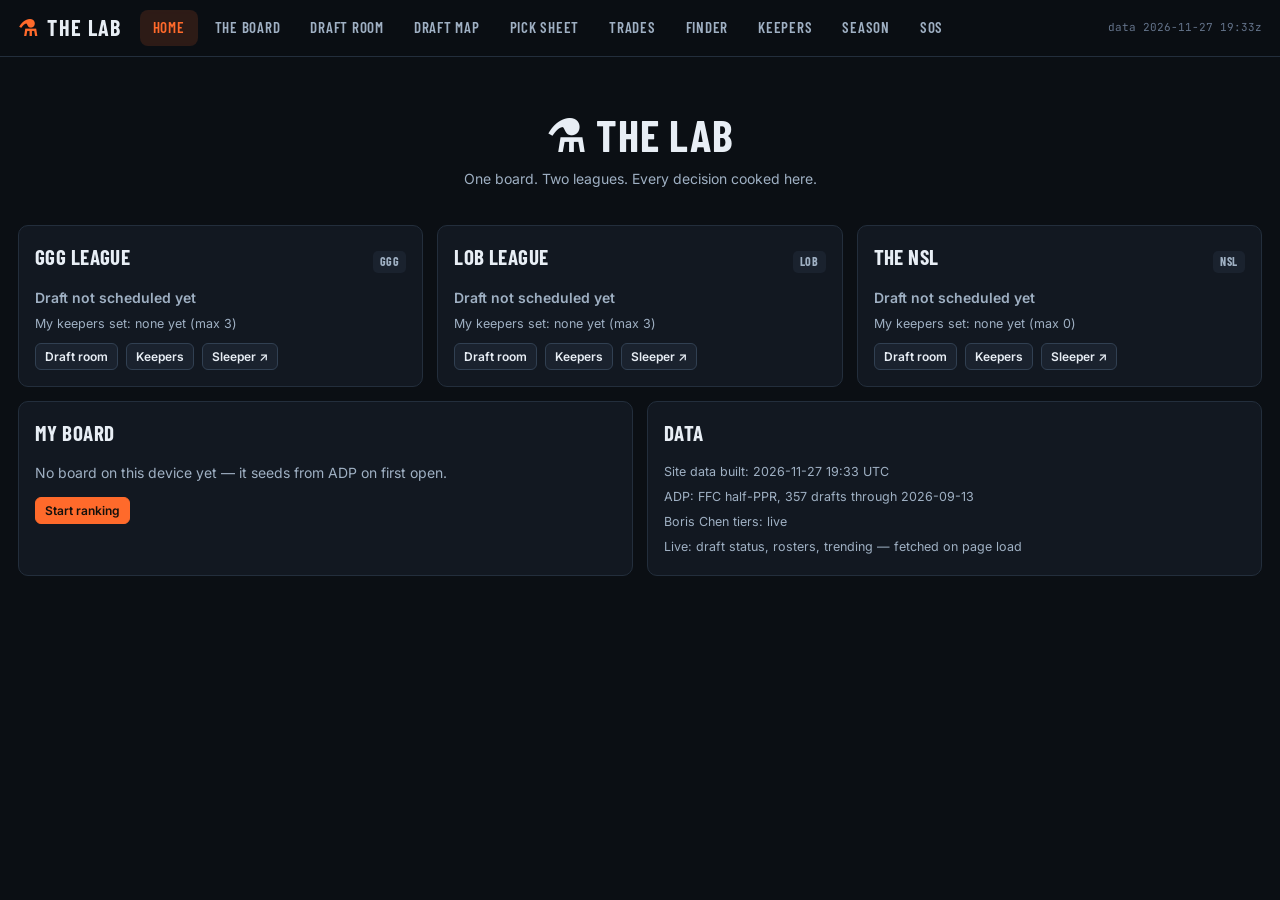
<file: docs/index.html>
<!DOCTYPE html>
<html lang="en">
<head>
<meta charset="utf-8">
<meta name="viewport" content="width=device-width, initial-scale=1">
<title>The Lab — Fantasy War Room</title>
<meta name="description" content="Strubes' fantasy football war room: tiered rankings, live draft room, keeper math, and in-season decisions for GGG + LOB.">
<link rel="preconnect" href="https://fonts.googleapis.com">
<link href="https://fonts.googleapis.com/css2?family=Barlow+Condensed:wght@600;700&family=Inter:wght@400;600;700&family=JetBrains+Mono:wght@400;600&display=swap" rel="stylesheet">
<link rel="stylesheet" href="css/lab.css?v=93">
<link rel="icon" type="image/svg+xml" href="favicon.svg?v=93">
</head>
<body>
<div class="page">
  <div style="text-align:center;padding:26px 0 8px">
    <h1 style="font-size:44px">⚗ The Lab</h1>
    <p class="dim" style="margin-top:2px">One board. Two leagues. Every decision cooked here.</p>
  </div>
  <div class="count-row" id="countdowns"></div>
  <div id="alerts" style="margin-top:14px"></div>
  <div class="row" style="margin-top:14px" id="leagueCards"></div>
  <div class="row" style="margin-top:14px" id="statusRow"></div>
</div>
<script src="js/core.js?v=93"></script>
<script src="js/home.js?v=93"></script>
</body>
</html>
</file>
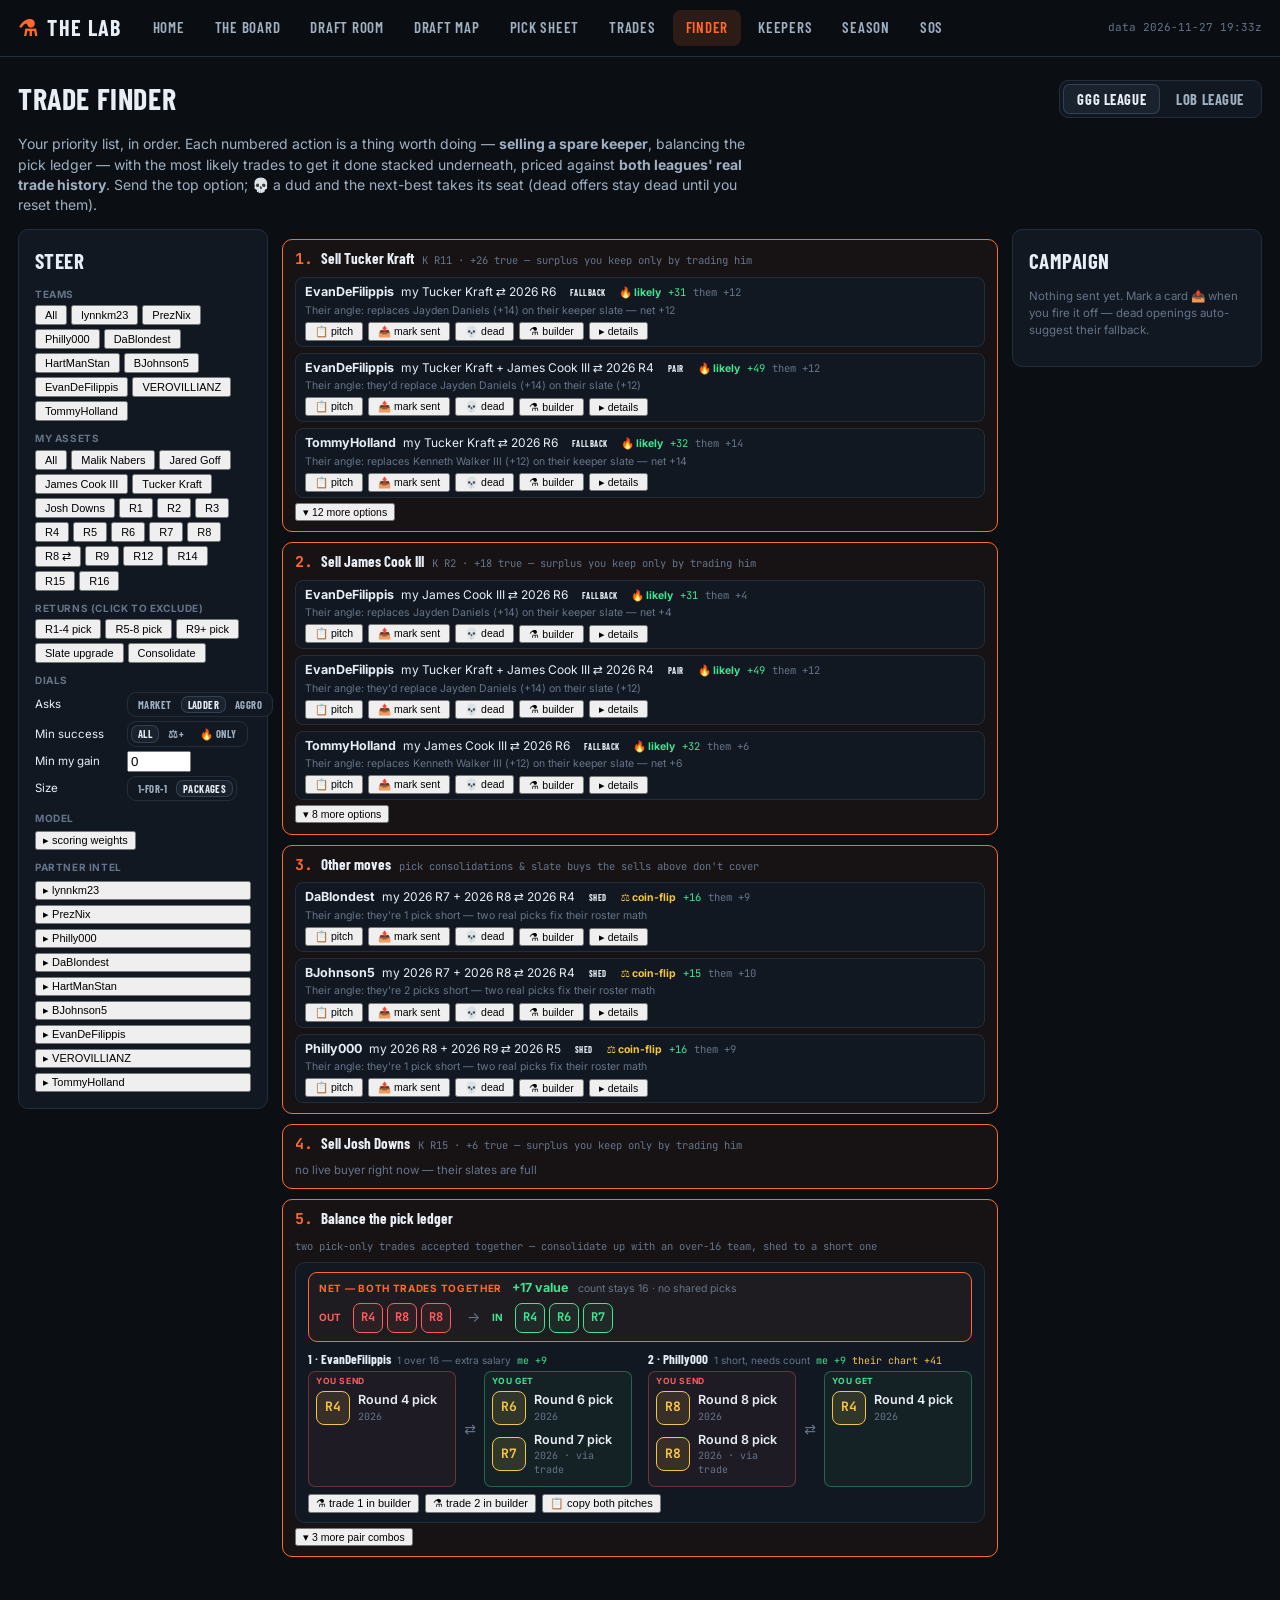
<file: docs/finder.html>
<!DOCTYPE html>
<html lang="en">
<head>
<meta charset="utf-8">
<meta name="viewport" content="width=device-width, initial-scale=1">
<title>Trade Finder — The Lab</title>
<link rel="preconnect" href="https://fonts.googleapis.com">
<link href="https://fonts.googleapis.com/css2?family=Barlow+Condensed:wght@600;700&family=Inter:wght@400;600;700&family=JetBrains+Mono:wght@400;600&display=swap" rel="stylesheet">
<link rel="stylesheet" href="css/lab.css?v=93">
<link rel="icon" type="image/svg+xml" href="favicon.svg?v=93">
</head>
<body>
<div class="page">
  <div class="flex" style="justify-content:space-between;flex-wrap:wrap;gap:10px">
    <h1>Trade Finder</h1>
    <div class="seg" id="leagueTabs"></div>
  </div>
  <p class="dim" style="max-width:740px">Your priority list, in order. Each numbered action is a thing worth doing — <b>selling a spare keeper</b>, balancing the pick ledger — with the most likely trades to get it done stacked underneath, priced against <b>both leagues' real trade history</b>. Send the top option; 💀 a dud and the next-best takes its seat (dead offers stay dead until you reset them).</p>
  <div id="root"></div>
</div>
<script src="js/core.js?v=93"></script>
<script src="js/tradecore.js?v=93"></script>
<script src="js/finder.js?v=93"></script>
</body>
</html>
</file>
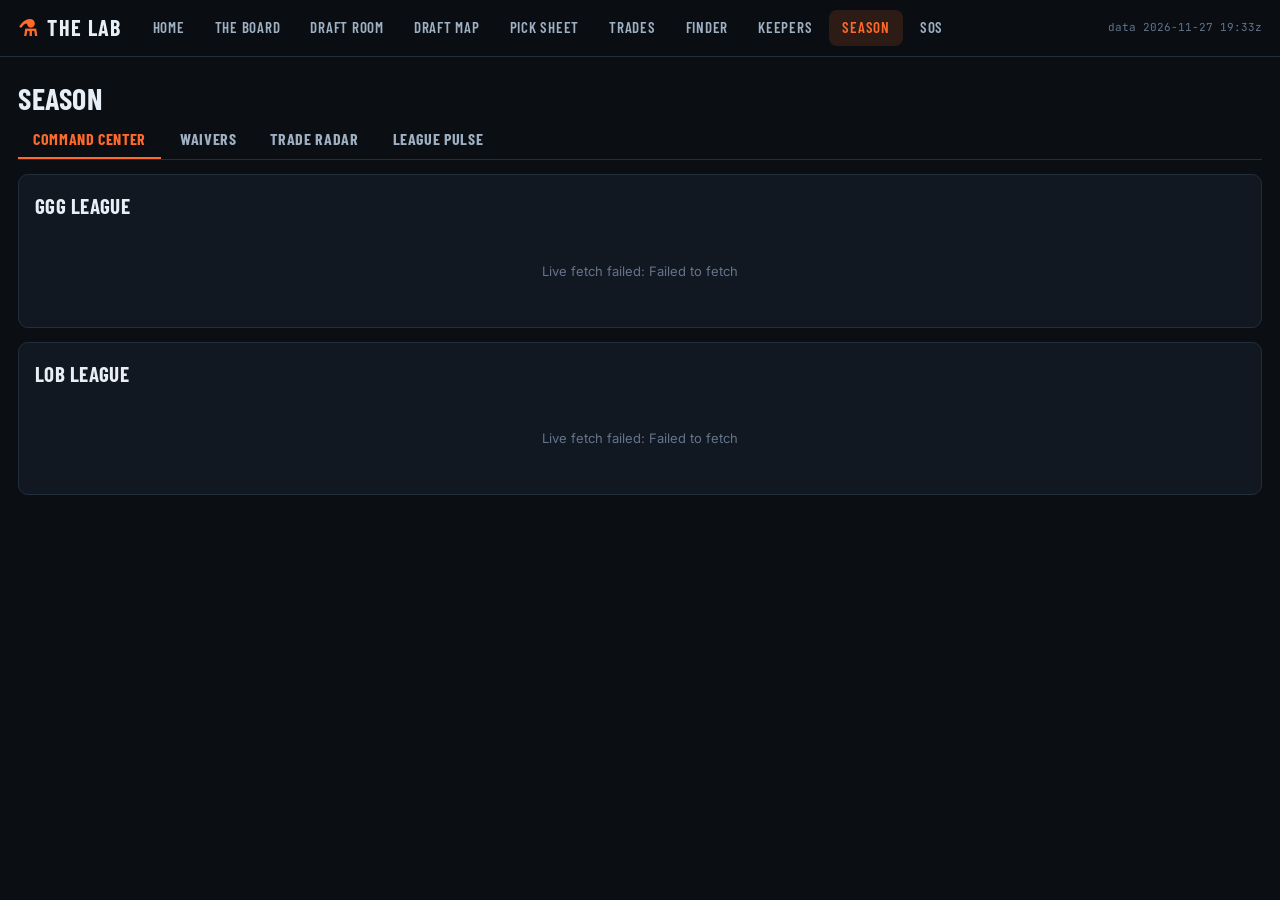
<file: docs/season.html>
<!DOCTYPE html>
<html lang="en">
<head>
<meta charset="utf-8">
<meta name="viewport" content="width=device-width, initial-scale=1">
<title>Season — The Lab</title>
<link rel="preconnect" href="https://fonts.googleapis.com">
<link href="https://fonts.googleapis.com/css2?family=Barlow+Condensed:wght@600;700&family=Inter:wght@400;600;700&family=JetBrains+Mono:wght@400;600&display=swap" rel="stylesheet">
<link rel="stylesheet" href="css/lab.css?v=93">
<link rel="icon" type="image/svg+xml" href="favicon.svg?v=93">
</head>
<body>
<div class="page">
  <h1>Season</h1>
  <div class="tabbar" id="tabs">
    <button data-t="command" class="active">Command Center</button>
    <button data-t="waivers">Waivers</button>
    <button data-t="trades">Trade Radar</button>
    <button data-t="pulse">League Pulse</button>
  </div>
  <div id="root"><div class="empty">Loading…</div></div>
</div>
<script src="js/core.js?v=93"></script>
<script src="js/season.js?v=93"></script>
</body>
</html>
</file>
<file: docs/css/lab.css>
/* THE LAB — war-room dark design system */
:root {
  --bg: #0b0f14;
  --surface: #121821;
  --raised: #1a222e;
  --hover: #202a38;
  --border: #232e3c;
  --border-strong: #314052;
  --ink: #e8eef5;
  --ink-2: #9fb0c3;
  --ink-3: #64748b;
  --accent: #ff6a2b;
  --accent-soft: rgba(255, 106, 43, 0.14);
  --good: #46d68c;
  --warn: #f5c542;
  --bad: #f26d6d;
  --qb: #e05c66;
  --rb: #1fa385;
  --wr: #4b93ea;
  --te: #c17e1c;
  --def: #9a75e6;
  --sos-easy: #ff8a4d;
  --sos-hard: #1fa385;
  --radius: 10px;
  --font-display: 'Barlow Condensed', 'Arial Narrow', sans-serif;
  --font-body: 'Inter', system-ui, -apple-system, sans-serif;
  --font-mono: 'JetBrains Mono', ui-monospace, Consolas, monospace;
}

* { box-sizing: border-box; }
html { -webkit-text-size-adjust: 100%; }
body {
  margin: 0;
  background: var(--bg);
  color: var(--ink);
  font-family: var(--font-body);
  font-size: 14px;
  line-height: 1.45;
}
a { color: var(--accent); text-decoration: none; }
a:hover { text-decoration: underline; }
h1, h2, h3 { font-family: var(--font-display); letter-spacing: 0.02em; margin: 0; }
h1 { font-size: 30px; text-transform: uppercase; }
h2 { font-size: 21px; text-transform: uppercase; color: var(--ink); }
h3 { font-size: 16px; color: var(--ink-2); text-transform: uppercase; }

/* ---------- nav ---------- */
.nav {
  display: flex; align-items: center; gap: 4px;
  padding: 10px 18px; border-bottom: 1px solid var(--border);
  background: rgba(11, 15, 20, 0.92); backdrop-filter: blur(8px);
  position: sticky; top: 0; z-index: 50; flex-wrap: wrap;
}
.nav .wordmark {
  font-family: var(--font-display); font-size: 22px; font-weight: 700;
  text-transform: uppercase; letter-spacing: 0.06em; color: var(--ink);
  margin-right: 14px; display: flex; align-items: center; gap: 8px;
}
.nav .wordmark .spark { color: var(--accent); }
.nav a.tab {
  padding: 7px 13px; border-radius: 8px; color: var(--ink-2);
  font-weight: 600; font-size: 13.5px; text-transform: uppercase;
  font-family: var(--font-display); letter-spacing: 0.05em; font-size: 15px;
}
.nav a.tab:hover { color: var(--ink); background: var(--raised); text-decoration: none; }
.nav a.tab.active { color: var(--accent); background: var(--accent-soft); }
.nav .spacer { flex: 1; }
.nav .build-stamp { color: var(--ink-3); font-size: 11px; font-family: var(--font-mono); }

.page { max-width: 1280px; margin: 0 auto; padding: 20px 18px 80px; }
/* Pages built to be scanned, not read: the snake board, the pick columns and
   the scenario comparison all get wider the more room they have, so they take
   the whole window instead of a reading column. */
.page.wide { max-width: none; }

/* ---------- primitives ---------- */
.card {
  background: var(--surface); border: 1px solid var(--border);
  border-radius: var(--radius); padding: 16px;
}
.card.raised { background: var(--raised); }
.card h2 { margin-bottom: 10px; }
.row { display: flex; gap: 14px; flex-wrap: wrap; }
.row > .card { flex: 1; min-width: 280px; }

.btn {
  display: inline-flex; align-items: center; gap: 6px;
  background: var(--raised); color: var(--ink); border: 1px solid var(--border-strong);
  border-radius: 8px; padding: 7px 14px; font-size: 13px; font-weight: 600;
  cursor: pointer; font-family: var(--font-body);
}
.btn:hover { background: var(--hover); }
.btn.primary { background: var(--accent); border-color: var(--accent); color: #14100c; }
.btn.primary:hover { filter: brightness(1.1); }
.btn.small { padding: 4px 9px; font-size: 12px; border-radius: 6px; }
.btn.danger { border-color: var(--bad); color: var(--bad); }
.btn:disabled { opacity: 0.4; cursor: default; }

.seg { display: inline-flex; background: var(--surface); border: 1px solid var(--border); border-radius: 9px; padding: 3px; gap: 2px; }
.seg button {
  border: 0; background: transparent; color: var(--ink-2); padding: 6px 14px;
  border-radius: 7px; cursor: pointer; font-weight: 700; font-size: 13px;
  font-family: var(--font-display); text-transform: uppercase; letter-spacing: 0.04em; font-size: 14.5px;
}
.seg button.active { background: var(--raised); color: var(--ink); box-shadow: inset 0 0 0 1px var(--border-strong); }
.seg button.pos-active-QB.active { color: var(--qb); }
.seg button.pos-active-RB.active { color: var(--rb); }
.seg button.pos-active-WR.active { color: var(--wr); }
.seg button.pos-active-TE.active { color: var(--te); }
.seg button.pos-active-DEF.active { color: var(--def); }

input[type="text"], input[type="search"], select {
  background: var(--surface); border: 1px solid var(--border-strong); color: var(--ink);
  border-radius: 8px; padding: 7px 11px; font-size: 13px; font-family: var(--font-body);
}
input:focus, select:focus { outline: 2px solid var(--accent-soft); border-color: var(--accent); }

.badge {
  display: inline-flex; align-items: center; justify-content: center;
  font-family: var(--font-display); font-weight: 700; font-size: 12px;
  letter-spacing: 0.05em; border-radius: 5px; padding: 2px 7px; text-transform: uppercase;
}
.badge.pos-QB { background: rgba(224,92,102,0.16); color: var(--qb); }
.badge.pos-RB { background: rgba(31,163,133,0.16); color: var(--rb); }
.badge.pos-WR { background: rgba(75,147,234,0.16); color: var(--wr); }
.badge.pos-TE { background: rgba(193,126,28,0.16); color: var(--te); }
.badge.pos-DEF { background: rgba(154,117,230,0.16); color: var(--def); }
.badge.rookie { background: rgba(255,106,43,0.15); color: var(--accent); }
.badge.status { background: rgba(242,109,109,0.14); color: var(--bad); }
.badge.keeper { background: rgba(245,197,66,0.14); color: var(--warn); }
.badge.mine { background: rgba(70,214,140,0.14); color: var(--good); }

.pill { border-radius: 999px; padding: 2px 10px; font-size: 12px; font-weight: 600; }

.muted { color: var(--ink-3); }
.dim { color: var(--ink-2); }
.mono { font-family: var(--font-mono); }
.good { color: var(--good); }
.warn { color: var(--warn); }
.bad { color: var(--bad); }
.accent { color: var(--accent); }
.center { text-align: center; }
.nowrap { white-space: nowrap; }

/* ---------- headshots ---------- */
.headshot {
  width: 34px; height: 34px; border-radius: 50%; object-fit: cover;
  background: var(--raised); border: 1px solid var(--border); flex: none;
}
.headshot.lg { width: 72px; height: 72px; }
.headshot.sm { width: 24px; height: 24px; }
.team-logo { width: 20px; height: 20px; object-fit: contain; flex: none; }

/* ---------- board rows ---------- */
.tier-head {
  display: flex; align-items: center; gap: 10px;
  padding: 7px 12px; margin-top: 10px; border-radius: 8px;
  background: var(--raised); border: 1px solid var(--border-strong);
  font-family: var(--font-display); font-weight: 700; text-transform: uppercase;
  letter-spacing: 0.06em; font-size: 15px; cursor: grab; user-select: none;
}
.tier-head .count { color: var(--ink-3); font-size: 12.5px; font-family: var(--font-body); text-transform: none; letter-spacing: 0; }
.tier-head .t-actions { margin-left: auto; display: flex; gap: 4px; }
.tier-head .collapse-btn, .tier-head .kill-btn {
  background: none; border: 0; color: var(--ink-3); cursor: pointer; font-size: 13px; padding: 2px 6px;
}
.tier-head .collapse-btn:hover, .tier-head .kill-btn:hover { color: var(--ink); }
.tier-head.t1 { border-left: 3px solid var(--accent); }

.prow {
  display: flex; align-items: center; gap: 9px;
  padding: 5px 10px; border-radius: 8px; margin-top: 3px;
  background: var(--surface); border: 1px solid var(--border);
  cursor: grab; user-select: none; position: relative;
}
.prow:hover { background: var(--hover); border-color: var(--border-strong); }
.prow.sortable-ghost { opacity: 0.35; }
.prow.sortable-drag { opacity: 0.9; }
.prow .rank { width: 30px; text-align: right; color: var(--ink-3); font-family: var(--font-mono); font-size: 12.5px; flex: none; }
.prow .pname { font-weight: 600; font-size: 13.5px; white-space: nowrap; overflow: hidden; text-overflow: ellipsis; }
.prow .pmeta { display: flex; align-items: center; gap: 6px; min-width: 0; flex: 1; }
.prow .stats { display: flex; gap: 2px; align-items: center; margin-left: auto; flex: none; }
.prow .stat { width: 52px; text-align: right; font-family: var(--font-mono); font-size: 12px; color: var(--ink-2); flex: none; }
.prow .stat.w40 { width: 40px; }
.prow.drafted { opacity: 0.32; }
.prow.drafted .pname { text-decoration: line-through; }
.prow.mine-pick { box-shadow: inset 0 0 0 1px var(--good); }
.adp-dot { width: 10px; height: 10px; border-radius: 50%; flex: none; }
.note-dot { color: var(--warn); font-size: 11px; cursor: pointer; }
.qa-btn { background: none; border: 0; color: var(--ink-3); cursor: pointer; font-size: 16px; padding: 0 4px; flex: none; }
.qa-btn:hover { color: var(--ink); }

.col-heads {
  display: flex; gap: 9px; align-items: center; padding: 4px 10px 2px;
  color: var(--ink-3); font-size: 10.5px; text-transform: uppercase; letter-spacing: 0.07em;
  position: sticky; top: 54px; background: var(--bg); z-index: 5;
}
.col-heads .stats { display: flex; gap: 2px; margin-left: auto; }
.col-heads .stat { width: 52px; text-align: right; cursor: pointer; }
.col-heads .stat.w40 { width: 40px; }
.col-heads .stat:hover { color: var(--ink); }

/* overall blocks */
.block {
  border: 1px solid var(--border-strong); border-radius: var(--radius);
  margin-top: 12px; background: var(--surface); overflow: hidden;
}
.block .block-head {
  display: flex; align-items: center; gap: 10px; padding: 8px 13px;
  background: var(--raised); cursor: grab; user-select: none;
  font-family: var(--font-display); font-weight: 700; font-size: 16px;
  text-transform: uppercase; letter-spacing: 0.05em;
}
.block .block-head .grip { color: var(--ink-3); }
.block-QB .block-head { box-shadow: inset 3px 0 0 var(--qb); }
.block-RB .block-head { box-shadow: inset 3px 0 0 var(--rb); }
.block-WR .block-head { box-shadow: inset 3px 0 0 var(--wr); }
.block-TE .block-head { box-shadow: inset 3px 0 0 var(--te); }
.block-DEF .block-head { box-shadow: inset 3px 0 0 var(--def); }
.block .block-body { padding: 4px 8px 8px; }
.block.collapsed .block-body { display: none; }
.block.sortable-ghost { opacity: 0.4; }

/* grid view */
.grid-band { display: flex; flex-wrap: wrap; gap: 6px; padding: 10px 12px; border-radius: var(--radius); margin-top: 10px; background: var(--surface); border: 1px solid var(--border); align-items: center; }
.grid-band .band-label { font-family: var(--font-display); font-weight: 700; text-transform: uppercase; font-size: 14px; color: var(--ink-2); width: 100%; letter-spacing: 0.05em; }
.chip {
  display: inline-flex; align-items: center; gap: 6px; padding: 4px 9px 4px 4px;
  border-radius: 999px; background: var(--raised); border: 1px solid var(--border-strong);
  font-size: 12.5px; font-weight: 600; white-space: nowrap;
}
.chip img { width: 24px; height: 24px; border-radius: 50%; }
.chip.pos-QB { box-shadow: inset 0 0 0 1px rgba(224,92,102,0.55); }
.chip.pos-RB { box-shadow: inset 0 0 0 1px rgba(31,163,133,0.55); }
.chip.pos-WR { box-shadow: inset 0 0 0 1px rgba(75,147,234,0.55); }
.chip.pos-TE { box-shadow: inset 0 0 0 1px rgba(193,126,28,0.55); }
.chip.pos-DEF { box-shadow: inset 0 0 0 1px rgba(154,117,230,0.55); }
.chip.drafted { opacity: 0.3; text-decoration: line-through; }

/* ---------- tables ---------- */
table.lab { width: 100%; border-collapse: collapse; font-size: 13px; }
table.lab th {
  text-align: left; color: var(--ink-3); font-size: 10.5px; text-transform: uppercase;
  letter-spacing: 0.07em; padding: 7px 9px; border-bottom: 1px solid var(--border-strong);
  white-space: nowrap;
}
table.lab th.num, table.lab td.num { text-align: right; font-family: var(--font-mono); font-size: 12.5px; }
table.lab td { padding: 7px 9px; border-bottom: 1px solid var(--border); vertical-align: middle; }
table.lab tr:hover td { background: var(--hover); }
table.lab th.sortable { cursor: pointer; }
table.lab th.sortable:hover { color: var(--ink); }

/* ---------- modal / sheet ---------- */
.overlay {
  position: fixed; inset: 0; background: rgba(4, 7, 10, 0.7); z-index: 100;
  display: flex; align-items: center; justify-content: center; padding: 18px;
}
.modal {
  background: var(--surface); border: 1px solid var(--border-strong);
  border-radius: 14px; max-width: 560px; width: 100%; max-height: 88vh;
  overflow-y: auto; padding: 20px;
}
.sheet-actions { display: grid; grid-template-columns: 1fr 1fr; gap: 8px; margin-top: 12px; }
.sheet-actions .btn { justify-content: center; }

.toast-wrap { position: fixed; bottom: 18px; left: 50%; transform: translateX(-50%); z-index: 200; display: flex; flex-direction: column; gap: 8px; align-items: center; }
.toast {
  background: var(--raised); border: 1px solid var(--border-strong); color: var(--ink);
  border-radius: 10px; padding: 10px 18px; font-size: 13px; font-weight: 600;
  box-shadow: 0 6px 24px rgba(0,0,0,0.5); animation: toast-in 0.2s ease;
}
.toast.good { border-color: var(--good); }
.toast.bad { border-color: var(--bad); }
@keyframes toast-in { from { opacity: 0; transform: translateY(8px); } }

/* ---------- stat tiles ---------- */
.tiles { display: grid; grid-template-columns: repeat(auto-fit, minmax(150px, 1fr)); gap: 10px; }
.tile { background: var(--surface); border: 1px solid var(--border); border-radius: var(--radius); padding: 12px 14px; }
.tile .t-label { color: var(--ink-3); font-size: 10.5px; text-transform: uppercase; letter-spacing: 0.08em; font-weight: 700; }
.tile .t-value { font-family: var(--font-display); font-size: 26px; font-weight: 700; margin-top: 2px; }
.tile .t-sub { color: var(--ink-2); font-size: 12px; margin-top: 1px; }

/* ---------- countdowns ---------- */
.count-row { display: flex; gap: 10px; flex-wrap: wrap; }
.countdown { flex: 1; min-width: 160px; text-align: center; padding: 14px 10px; background: var(--surface); border: 1px solid var(--border); border-radius: var(--radius); }
.countdown .c-num { font-family: var(--font-display); font-size: 34px; font-weight: 700; color: var(--accent); line-height: 1; }
.countdown .c-label { color: var(--ink-2); font-size: 12px; margin-top: 5px; }
.countdown .c-date { color: var(--ink-3); font-size: 11px; font-family: var(--font-mono); margin-top: 2px; }

/* ---------- sparkline ---------- */
.spark-svg { width: 100%; height: 44px; }

/* ---------- heatmap ---------- */
.heat-wrap { overflow-x: auto; }
.heat { border-collapse: collapse; font-size: 11.5px; }
.heat th, .heat td { padding: 0; }
.heat th { color: var(--ink-3); font-size: 10px; text-transform: uppercase; padding: 4px 5px; }
.heat td.cell {
  width: 42px; height: 30px; text-align: center; border: 1px solid var(--bg);
  font-family: var(--font-mono); font-size: 10.5px; font-weight: 600; border-radius: 4px;
}
.heat td.team-cell { padding: 3px 8px; font-weight: 700; font-family: var(--font-display); font-size: 13px; white-space: nowrap; }
.heat td.cell.playoff { outline: 2px solid var(--accent); outline-offset: -2px; }
.heat td.cell.bye-cell { background: var(--surface); color: var(--ink-3); }

/* ---------- draft room ---------- */
.draft-layout { display: grid; grid-template-columns: minmax(0, 1fr) 340px; gap: 14px; align-items: start; }
@media (max-width: 980px) { .draft-layout { grid-template-columns: minmax(0, 1fr); } }
.on-clock { border: 1px solid var(--accent); background: var(--accent-soft); border-radius: var(--radius); padding: 10px 14px; display: flex; align-items: center; gap: 12px; flex-wrap: wrap; }
.pick-ticker { display: flex; gap: 8px; overflow-x: auto; padding-bottom: 4px; }
.tick {
  flex: none; background: var(--surface); border: 1px solid var(--border); border-radius: 8px;
  padding: 6px 10px; font-size: 11.5px; min-width: 120px;
}
.tick .t-pick { color: var(--ink-3); font-family: var(--font-mono); font-size: 10px; }
.roster-slot { display: flex; align-items: center; gap: 8px; padding: 4px 8px; border-radius: 7px; background: var(--surface); border: 1px dashed var(--border-strong); margin-top: 4px; min-height: 34px; font-size: 12.5px; }
.roster-slot.filled { border-style: solid; }
.roster-slot .slot-tag { font-family: var(--font-display); font-weight: 700; width: 42px; color: var(--ink-3); font-size: 13px; flex: none; }

.intel-card { background: var(--surface); border: 1px solid var(--border); border-radius: var(--radius); padding: 11px 13px; margin-top: 8px; }
.intel-card .i-name { font-weight: 700; font-size: 14px; display: flex; align-items: center; gap: 8px; }
.intel-card .i-traits { display: flex; flex-wrap: wrap; gap: 5px; margin-top: 7px; }
.trait { background: var(--raised); border: 1px solid var(--border-strong); border-radius: 999px; padding: 2px 9px; font-size: 11px; color: var(--ink-2); }
.trait.hot { border-color: var(--accent); color: var(--accent); }

/* ---------- misc ---------- */
.flex { display: flex; align-items: center; gap: 8px; }
.toolbar { display: flex; align-items: center; gap: 8px; flex-wrap: wrap; margin: 12px 0; }
.hr { border: 0; border-top: 1px solid var(--border); margin: 14px 0; }
.empty { color: var(--ink-3); text-align: center; padding: 30px 10px; font-size: 13px; }
.tabbar { display: flex; gap: 4px; border-bottom: 1px solid var(--border); margin-bottom: 14px; flex-wrap: wrap; }
.tabbar button {
  background: none; border: 0; border-bottom: 2px solid transparent; color: var(--ink-2);
  padding: 9px 15px; cursor: pointer; font-family: var(--font-display); font-size: 16px;
  font-weight: 700; text-transform: uppercase; letter-spacing: 0.04em;
}
.tabbar button.active { color: var(--accent); border-bottom-color: var(--accent); }
.league-pick { display: inline-flex; gap: 4px; }

/* ---------- responsive / mobile ---------- */
/* side rails (Finder Steer/Campaign, Draft Map team sidebar) stack full-width */
@media (max-width: 900px) {
  .side-rail { width: 100% !important; flex: 1 1 100% !important; position: static !important; }
}

@media (max-width: 700px) {
  .page { padding: 12px 10px 70px; }
  h1 { font-size: 24px; }
  h2 { font-size: 18px; }

  /* nav: one horizontally-scrollable strip instead of a tall wrapped block */
  .nav { flex-wrap: nowrap; overflow-x: auto; padding: 8px 10px; gap: 2px; scrollbar-width: none; }
  .nav::-webkit-scrollbar { display: none; }
  .nav .wordmark { font-size: 19px; margin-right: 8px; flex: none; }
  .nav a.tab { padding: 7px 9px; font-size: 14px; flex: none; }
  .nav .spacer, .nav .build-stamp { display: none; }

  /* board rows: drop secondary stat columns, tighten the rest */
  .prow .stats .stat.hide-m { display: none; }
  .col-heads .stats .stat.hide-m { display: none; }
  .prow .stat, .col-heads .stat { width: 46px; }
  .prow .rank { width: 24px; }
  .col-heads { top: 46px; }

  /* stat tiles: never 3-up on a phone (beats inline repeat(3,1fr)) */
  .tiles { grid-template-columns: 1fr 1fr !important; }

  /* tables scroll sideways instead of crushing their columns */
  table.lab { display: block; overflow-x: auto; -webkit-overflow-scrolling: touch; }
  .heat td.cell { width: 36px; }

  /* snake board: full-width grid scrolls as one piece */
  .snake-wrap { overflow-x: auto; -webkit-overflow-scrolling: touch; }
  .snake-grid { min-width: 860px; }

  .card { padding: 12px; }
  .modal { padding: 14px; border-radius: 12px; }
  .seg button { padding: 6px 10px; font-size: 13px; }
  .tabbar button { padding: 8px 10px; font-size: 14.5px; }
  .countdown { min-width: 130px; padding: 10px 8px; }
  .countdown .c-num { font-size: 28px; }
  .tile .t-value { font-size: 22px; }
}
</file>
